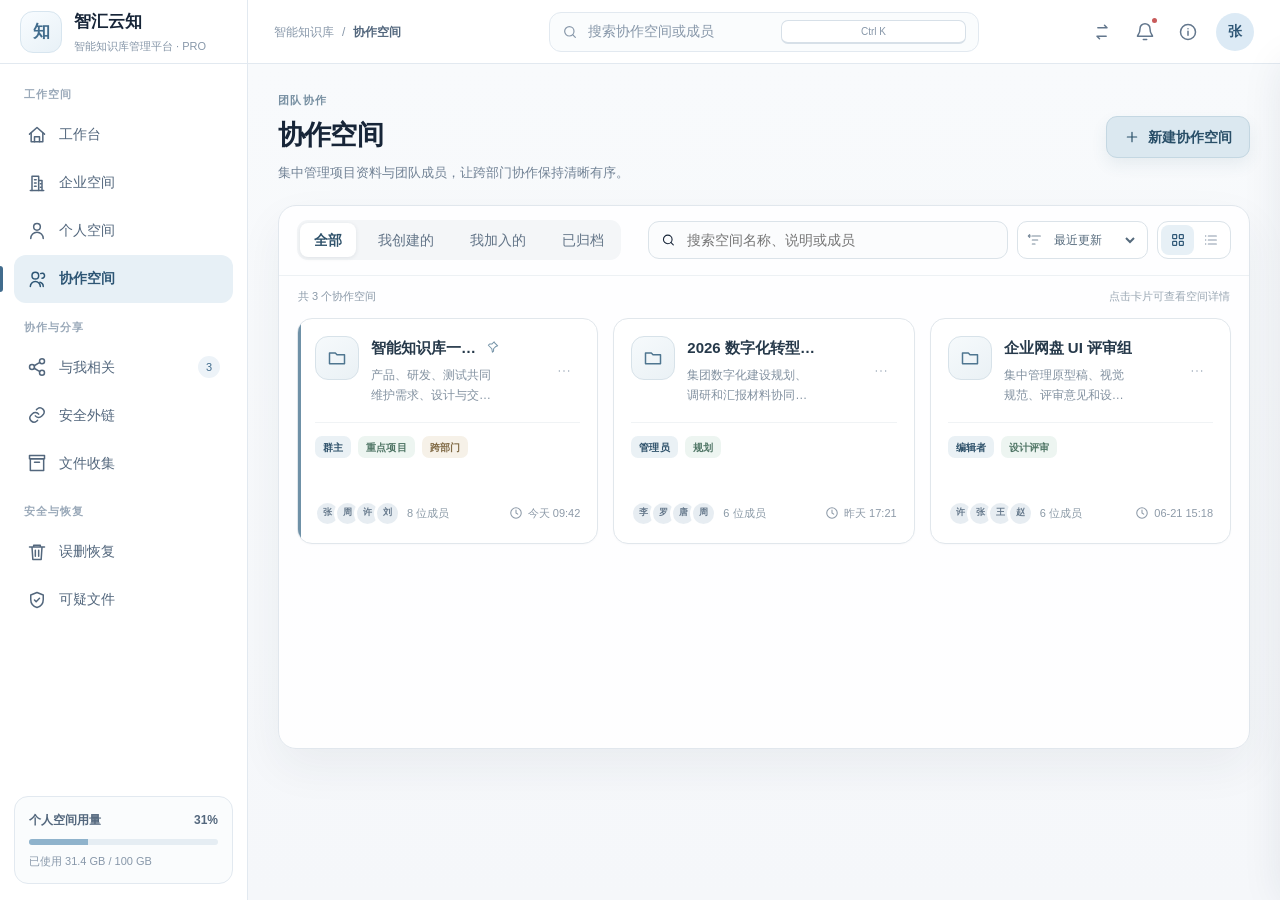
<file: collaboration-space/index.html>
<!doctype html>
<html lang="zh-CN">
<head>
  <meta charset="utf-8">
  <meta name="viewport" content="width=device-width,initial-scale=1">
  <meta http-equiv="refresh" content="0;url=v2.html">
  <title>协作空间 · 智汇云知</title>
  <script>location.replace('v2.html');</script>
</head>
<body>
  <p>正在打开协作空间，<a href="v2.html">点击这里继续</a>。</p>
</body>
</html>
</file>
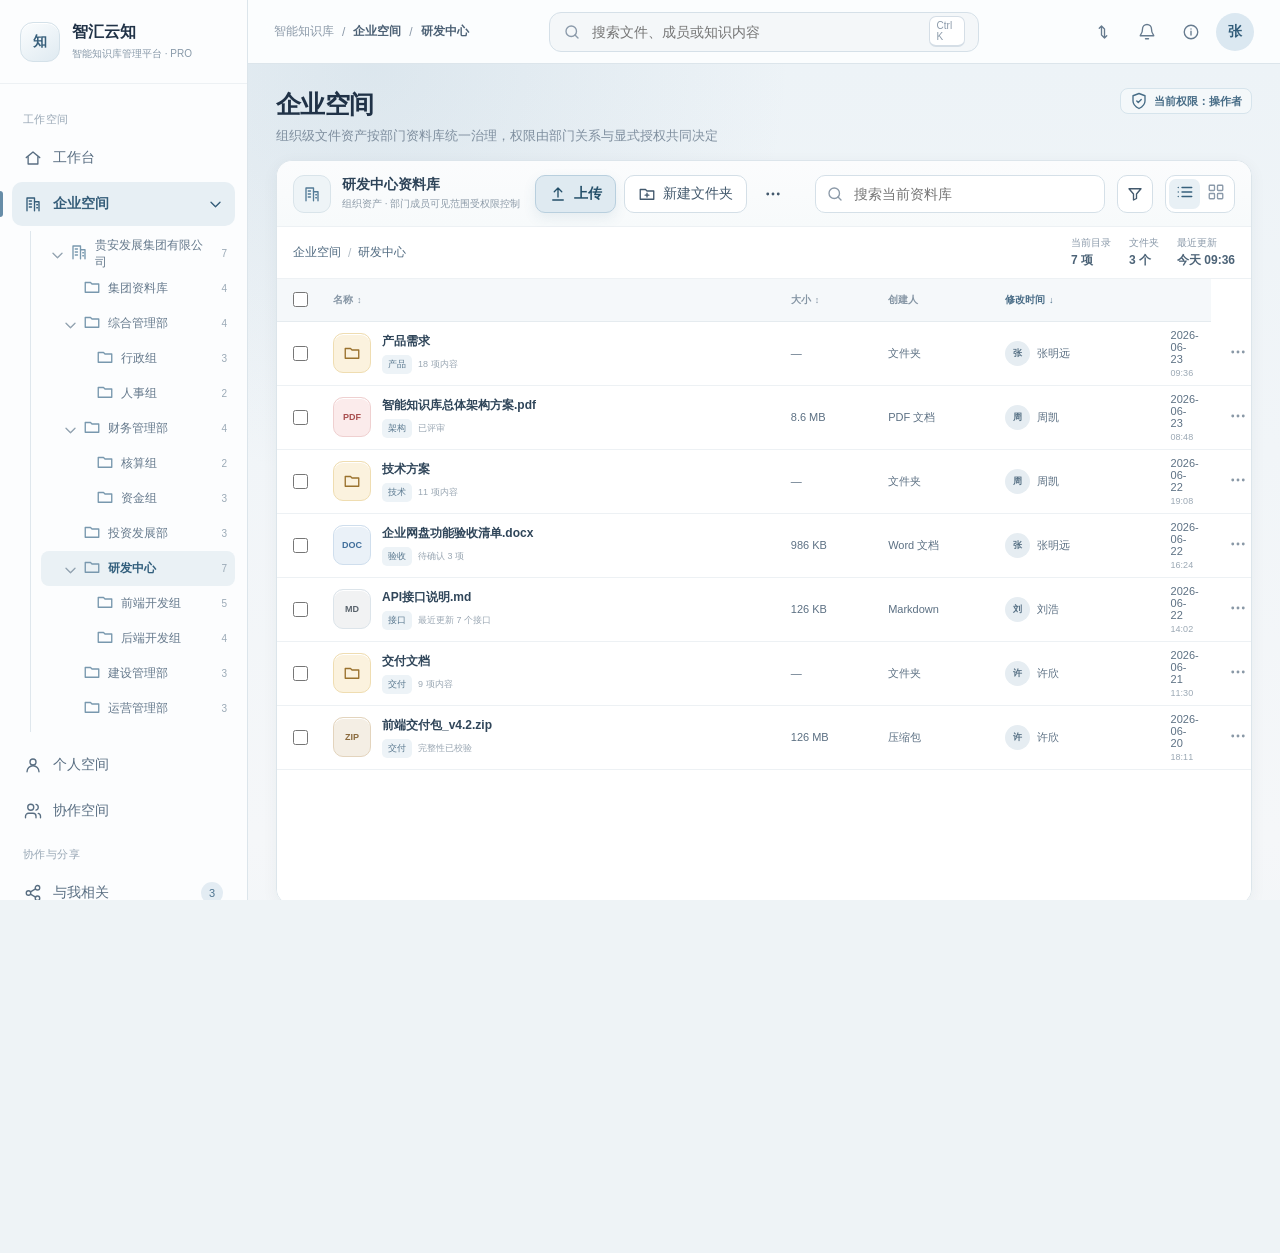
<file: enterprise.html>
<!doctype html>
<html lang="zh-CN">
<head>
<meta charset="utf-8">
<meta name="viewport" content="width=device-width,initial-scale=1">
<title>智汇云知｜企业空间</title>
<meta name="theme-color" content="#f3f6f8">
<style>html,body{margin:0;width:100%;height:100%;display:grid;place-items:center;background:#eef3f6;color:#5b7085;font-family:Inter,"PingFang SC","Microsoft YaHei",sans-serif}.loading{padding:22px 26px;border:1px solid #dce5eb;border-radius:14px;background:#fff;box-shadow:0 12px 30px rgba(31,52,72,.08)}</style>
</head>
<body><div class="loading">正在加载企业空间…</div>
<script src="enterprise-payload-1.js"></script>
<script src="enterprise-payload-2.js"></script>
<script src="enterprise-payload-3.js"></script>
<script src="enterprise-payload-4a.js"></script>
<script src="enterprise-payload-4b.js"></script>
<script>
(async()=>{try{const raw=atob(window.__enterprisePayload||'');const bytes=Uint8Array.from(raw,c=>c.charCodeAt(0));const stream=new Blob([bytes]).stream().pipeThrough(new DecompressionStream('gzip'));const html=await new Response(stream).text();document.open();document.write(html);document.close()}catch(err){console.error(err);document.body.innerHTML='<div class="loading">企业空间加载失败，请使用最新版 Edge 或 Chrome 浏览器。</div>'}})();
</script>
</body>
</html>
</file>
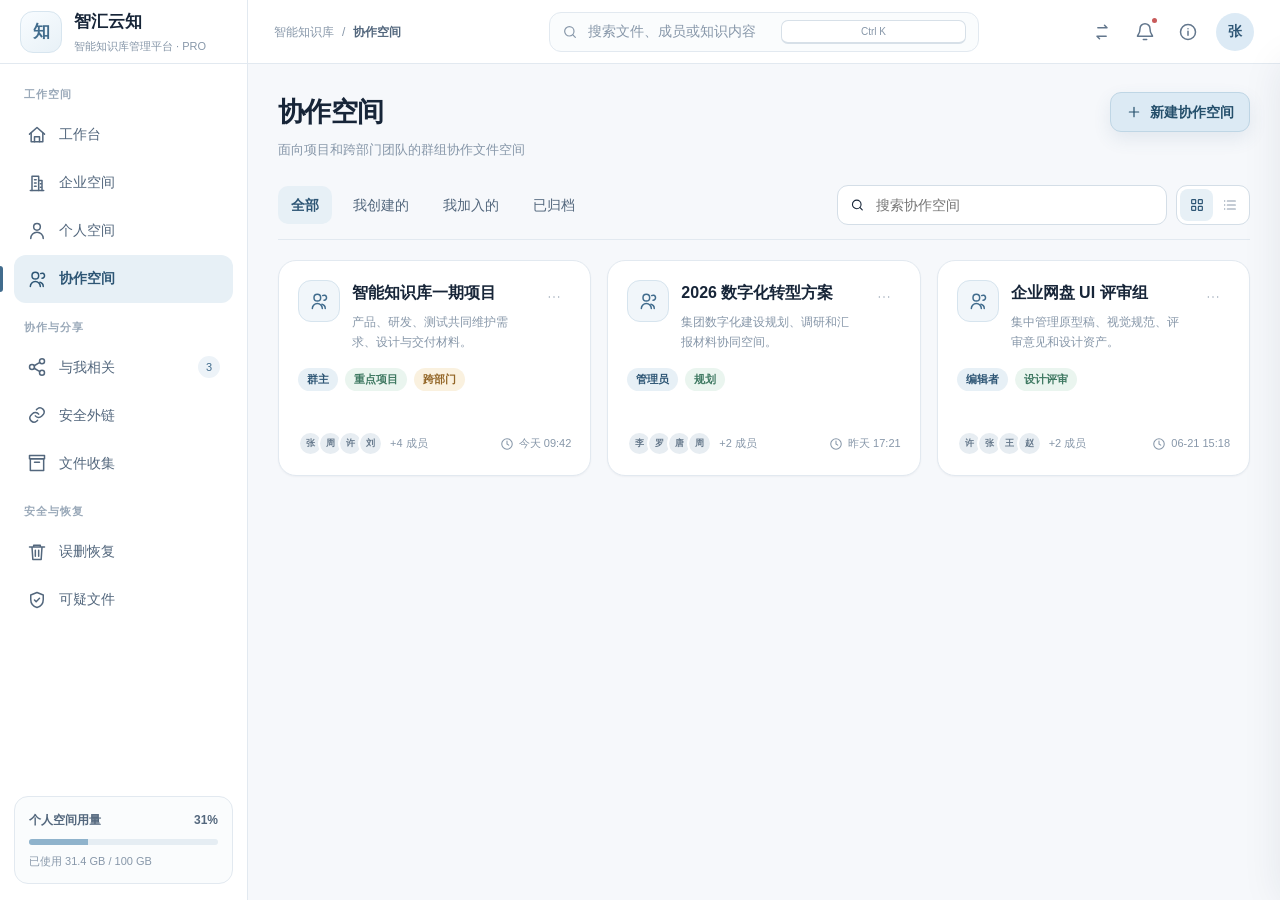
<file: collaboration-space/prototype.html>
<!doctype html>
<html lang="zh-CN">
<head>
  <meta charset="utf-8" />
  <meta name="viewport" content="width=device-width, initial-scale=1" />
  <meta name="description" content="智汇云知 · 协作空间交互原型" />
  <title>协作空间 · 智汇云知</title>
  <link rel="stylesheet" href="styles.css" />
</head>
<body>
  <svg width="0" height="0" aria-hidden="true" style="position:absolute">
    <symbol id="i-home" viewBox="0 0 24 24"><path d="m3 11 9-8 9 8"/><path d="M5 10v10h14V10"/><path d="M9 20v-6h6v6"/></symbol>
    <symbol id="i-building" viewBox="0 0 24 24"><path d="M4 21h16"/><path d="M6 21V4h8v17"/><path d="M14 9h4v12"/><path d="M9 8h2M9 12h2M9 16h2M16 13h1M16 17h1"/></symbol>
    <symbol id="i-user" viewBox="0 0 24 24"><circle cx="12" cy="7" r="4"/><path d="M4.5 21a7.5 7.5 0 0 1 15 0"/></symbol>
    <symbol id="i-users" viewBox="0 0 24 24"><path d="M16 21a6 6 0 0 0-12 0"/><circle cx="10" cy="8" r="4"/><path d="M18 11a3 3 0 1 0-1.6-5.5M19.5 21a5.2 5.2 0 0 0-4-5"/></symbol>
    <symbol id="i-share" viewBox="0 0 24 24"><circle cx="18" cy="5" r="3"/><circle cx="6" cy="12" r="3"/><circle cx="18" cy="19" r="3"/><path d="m8.6 10.5 6.8-4M8.6 13.5l6.8 4"/></symbol>
    <symbol id="i-link" viewBox="0 0 24 24"><path d="M10 13a5 5 0 0 0 7.5.5l2-2a5 5 0 0 0-7-7l-1.2 1.2"/><path d="M14 11a5 5 0 0 0-7.5-.5l-2 2a5 5 0 0 0 7 7l1.2-1.2"/></symbol>
    <symbol id="i-archive" viewBox="0 0 24 24"><path d="M4 7h16v14H4z"/><path d="M3 3h18v4H3zM9 11h6"/></symbol>
    <symbol id="i-trash" viewBox="0 0 24 24"><path d="M3 6h18M8 6V4h8v2M6 6l1 15h10l1-15M10 10v7M14 10v7"/></symbol>
    <symbol id="i-shield" viewBox="0 0 24 24"><path d="M12 3 4.5 6v5.5c0 4.7 3.1 8.3 7.5 9.5 4.4-1.2 7.5-4.8 7.5-9.5V6z"/><path d="m9 12 2 2 4-4"/></symbol>
    <symbol id="i-search" viewBox="0 0 24 24"><circle cx="11" cy="11" r="7"/><path d="m20 20-4-4"/></symbol>
    <symbol id="i-switch" viewBox="0 0 24 24"><path d="M7 7h11l-3-3M17 17H6l3 3"/></symbol>
    <symbol id="i-bell" viewBox="0 0 24 24"><path d="M18 8a6 6 0 0 0-12 0c0 7-3 7-3 9h18c0-2-3-2-3-9"/><path d="M10 21h4"/></symbol>
    <symbol id="i-info" viewBox="0 0 24 24"><circle cx="12" cy="12" r="9"/><path d="M12 11v5M12 8h.01"/></symbol>
    <symbol id="i-plus" viewBox="0 0 24 24"><path d="M12 5v14M5 12h14"/></symbol>
    <symbol id="i-more" viewBox="0 0 24 24"><circle cx="5" cy="12" r="1" fill="currentColor" stroke="none"/><circle cx="12" cy="12" r="1" fill="currentColor" stroke="none"/><circle cx="19" cy="12" r="1" fill="currentColor" stroke="none"/></symbol>
    <symbol id="i-clock" viewBox="0 0 24 24"><circle cx="12" cy="12" r="9"/><path d="M12 7v5l3 2"/></symbol>
    <symbol id="i-grid" viewBox="0 0 24 24"><rect x="4" y="4" width="6" height="6" rx="1"/><rect x="14" y="4" width="6" height="6" rx="1"/><rect x="4" y="14" width="6" height="6" rx="1"/><rect x="14" y="14" width="6" height="6" rx="1"/></symbol>
    <symbol id="i-list" viewBox="0 0 24 24"><path d="M8 6h12M8 12h12M8 18h12"/><circle cx="4" cy="6" r="1" fill="currentColor" stroke="none"/><circle cx="4" cy="12" r="1" fill="currentColor" stroke="none"/><circle cx="4" cy="18" r="1" fill="currentColor" stroke="none"/></symbol>
    <symbol id="i-edit" viewBox="0 0 24 24"><path d="m4 20 4.5-1 10-10a2.1 2.1 0 0 0-3-3l-10 10z"/><path d="m14 7 3 3"/></symbol>
    <symbol id="i-open" viewBox="0 0 24 24"><path d="M14 4h6v6M20 4l-9 9"/><path d="M18 13v6a1 1 0 0 1-1 1H5a1 1 0 0 1-1-1V7a1 1 0 0 1 1-1h6"/></symbol>
    <symbol id="i-close" viewBox="0 0 24 24"><path d="m6 6 12 12M18 6 6 18"/></symbol>
    <symbol id="i-check" viewBox="0 0 24 24"><path d="m6 12 4 4 8-8"/></symbol>
  </svg>

  <div class="app">
    <aside class="sidebar" aria-label="主导航">
      <div class="brand"><div class="brand-mark">知</div><div class="brand-copy"><div class="brand-name">智汇云知</div><div class="brand-meta">智能知识库管理平台 · PRO</div></div></div>
      <div class="sidebar-scroll">
        <section class="nav-section"><div class="nav-label">工作空间</div>
          <button class="nav-item"><svg class="icon"><use href="#i-home"/></svg><span>工作台</span></button>
          <button class="nav-item"><svg class="icon"><use href="#i-building"/></svg><span>企业空间</span></button>
          <button class="nav-item"><svg class="icon"><use href="#i-user"/></svg><span>个人空间</span></button>
          <button class="nav-item active" aria-current="page"><svg class="icon"><use href="#i-users"/></svg><span>协作空间</span></button>
        </section>
        <section class="nav-section"><div class="nav-label">协作与分享</div>
          <button class="nav-item"><svg class="icon"><use href="#i-share"/></svg><span>与我相关</span><span class="badge">3</span></button>
          <button class="nav-item"><svg class="icon"><use href="#i-link"/></svg><span>安全外链</span></button>
          <button class="nav-item"><svg class="icon"><use href="#i-archive"/></svg><span>文件收集</span></button>
        </section>
        <section class="nav-section"><div class="nav-label">安全与恢复</div>
          <button class="nav-item"><svg class="icon"><use href="#i-trash"/></svg><span>误删恢复</span></button>
          <button class="nav-item"><svg class="icon"><use href="#i-shield"/></svg><span>可疑文件</span></button>
        </section>
      </div>
      <div class="storage"><div class="storage-head"><span>个人空间用量</span><span>31%</span></div><div class="storage-track"><div class="storage-fill"></div></div><div class="storage-meta">已使用 31.4 GB / 100 GB</div></div>
    </aside>

    <div class="main-shell">
      <header class="topbar">
        <div class="breadcrumb"><span>智能知识库</span><span>/</span><strong>协作空间</strong></div>
        <button class="global-search" id="globalSearch" aria-label="打开全局搜索"><svg class="icon icon-sm"><use href="#i-search"/></svg><span>搜索文件、成员或知识内容</span><span class="kbd">Ctrl K</span></button>
        <div class="top-actions"><button class="icon-btn" aria-label="切换空间"><svg class="icon"><use href="#i-switch"/></svg></button><button class="icon-btn" aria-label="通知"><svg class="icon"><use href="#i-bell"/></svg><span class="dot"></span></button><button class="icon-btn" aria-label="帮助"><svg class="icon"><use href="#i-info"/></svg></button><button class="avatar-main" aria-label="用户菜单">张</button></div>
      </header>

      <main class="content"><div class="page">
        <div class="page-head"><div><h1 class="page-title">协作空间</h1><p class="page-desc">面向项目和跨部门团队的群组协作文件空间</p></div><button class="primary-btn" id="createSpaceBtn"><svg class="icon icon-sm"><use href="#i-plus"/></svg>新建协作空间</button></div>
        <div class="toolbar">
          <div class="tabs" role="tablist" aria-label="协作空间筛选"><button class="tab active" role="tab" aria-selected="true" data-filter="all">全部</button><button class="tab" role="tab" aria-selected="false" data-filter="created">我创建的</button><button class="tab" role="tab" aria-selected="false" data-filter="joined">我加入的</button><button class="tab" role="tab" aria-selected="false" data-filter="archived">已归档</button></div>
          <div class="toolbar-right"><label class="local-search"><svg class="icon icon-sm"><use href="#i-search"/></svg><input id="localSearchInput" type="search" placeholder="搜索协作空间" autocomplete="off" /></label><div class="view-toggle" aria-label="视图切换"><button class="view-btn active" data-view="grid" aria-label="卡片视图"><svg class="icon icon-sm"><use href="#i-grid"/></svg></button><button class="view-btn" data-view="list" aria-label="列表视图"><svg class="icon icon-sm"><use href="#i-list"/></svg></button></div></div>
        </div>
        <section class="workspace-region" aria-live="polite"><div class="grid" id="workspaceGrid"></div><div class="empty-state" id="emptyState"><div><div class="empty-illustration"><svg class="icon" style="width:32px;height:32px"><use href="#i-users"/></svg></div><h3 id="emptyTitle">没有找到协作空间</h3><p id="emptyDesc">换个关键词试试，或新建一个协作空间。</p><button class="secondary-btn" id="emptyCreateBtn"><svg class="icon icon-sm"><use href="#i-plus"/></svg>新建协作空间</button></div></div></section>
      </div></main>
    </div>
  </div>

  <div class="menu" id="cardMenu" role="menu"><button class="menu-item" data-action="open"><svg class="icon icon-sm"><use href="#i-open"/></svg>进入空间</button><button class="menu-item" data-action="rename"><svg class="icon icon-sm"><use href="#i-edit"/></svg>重命名</button><button class="menu-item" data-action="archive"><svg class="icon icon-sm"><use href="#i-archive"/></svg><span>归档空间</span></button><div class="menu-separator"></div><button class="menu-item danger" data-action="leave"><svg class="icon icon-sm"><use href="#i-close"/></svg>退出空间</button></div>
  <div class="backdrop" id="backdrop"></div>
  <section class="modal" id="createModal" role="dialog" aria-modal="true" aria-labelledby="createModalTitle"><div class="modal-head"><div><h2 id="createModalTitle">新建协作空间</h2><p>创建后可继续邀请成员并配置空间权限。</p></div><button class="modal-close" id="closeModalBtn" aria-label="关闭"><svg class="icon icon-sm"><use href="#i-close"/></svg></button></div><form id="createForm"><div class="modal-body"><div class="field"><label for="spaceName">空间名称 <span>*</span></label><input class="input" id="spaceName" maxlength="30" required placeholder="例如：2026 年度数字化专项" /><div class="field-hint"><span>名称应便于团队成员识别</span><span id="nameCount">0 / 30</span></div></div><div class="field"><label for="spaceDescription">空间说明</label><textarea class="textarea" id="spaceDescription" maxlength="120" placeholder="说明空间的用途、协作范围或资料类型"></textarea><div class="field-hint"><span>可稍后补充</span><span id="descCount">0 / 120</span></div></div><div class="field"><label for="inviteInput">邀请成员</label><div class="invite-box" id="inviteBox"><span class="invite-chip">张蕾 <button type="button" aria-label="移除张蕾" style="border:0;background:transparent;padding:0;color:inherit;cursor:pointer">×</button></span><input id="inviteInput" placeholder="输入姓名或邮箱，按回车添加" /></div><div class="field-hint"><span>成员可在创建后继续添加</span></div></div></div><div class="modal-foot"><button type="button" class="secondary-btn" id="cancelCreateBtn">取消</button><button type="submit" class="primary-btn">创建空间</button></div></form></section>

  <aside class="drawer" id="detailDrawer" aria-label="协作空间详情"><div class="drawer-head"><div class="space-icon"><svg class="icon"><use href="#i-users"/></svg></div><div class="drawer-title"><h2 id="drawerName">空间名称</h2><p id="drawerDesc">空间说明</p></div><button class="modal-close" id="closeDrawerBtn" aria-label="关闭详情"><svg class="icon icon-sm"><use href="#i-close"/></svg></button></div><div class="drawer-body"><section class="drawer-section"><h3>空间信息</h3><div class="info-list"><div class="info-row"><span>我的角色</span><strong id="drawerRole">群主</strong></div><div class="info-row"><span>成员</span><strong id="drawerMemberCount">8 人</strong></div><div class="info-row"><span>最近更新</span><strong id="drawerTime">今天 09:42</strong></div></div></section><section class="drawer-section"><h3>成员预览</h3><div class="member-list" id="drawerMembers"></div></section></div><div class="drawer-foot"><button class="secondary-btn" id="drawerManageBtn">成员管理</button><button class="primary-btn" id="drawerOpenBtn">进入空间</button></div></aside>

  <section class="search-panel" id="searchPanel" role="dialog" aria-modal="true" aria-label="全局搜索"><div class="search-panel-head"><svg class="icon"><use href="#i-search"/></svg><input id="globalSearchInput" placeholder="搜索文件、成员或知识内容" /><span class="kbd">Esc</span></div><div class="search-results" id="globalSearchResults"></div><div class="search-help">输入关键词查找协作空间；按 Esc 关闭</div></section>
  <div class="toast-stack" id="toastStack" aria-live="polite"></div>
  <script src="app.js"></script>
</body>
</html>
</file>
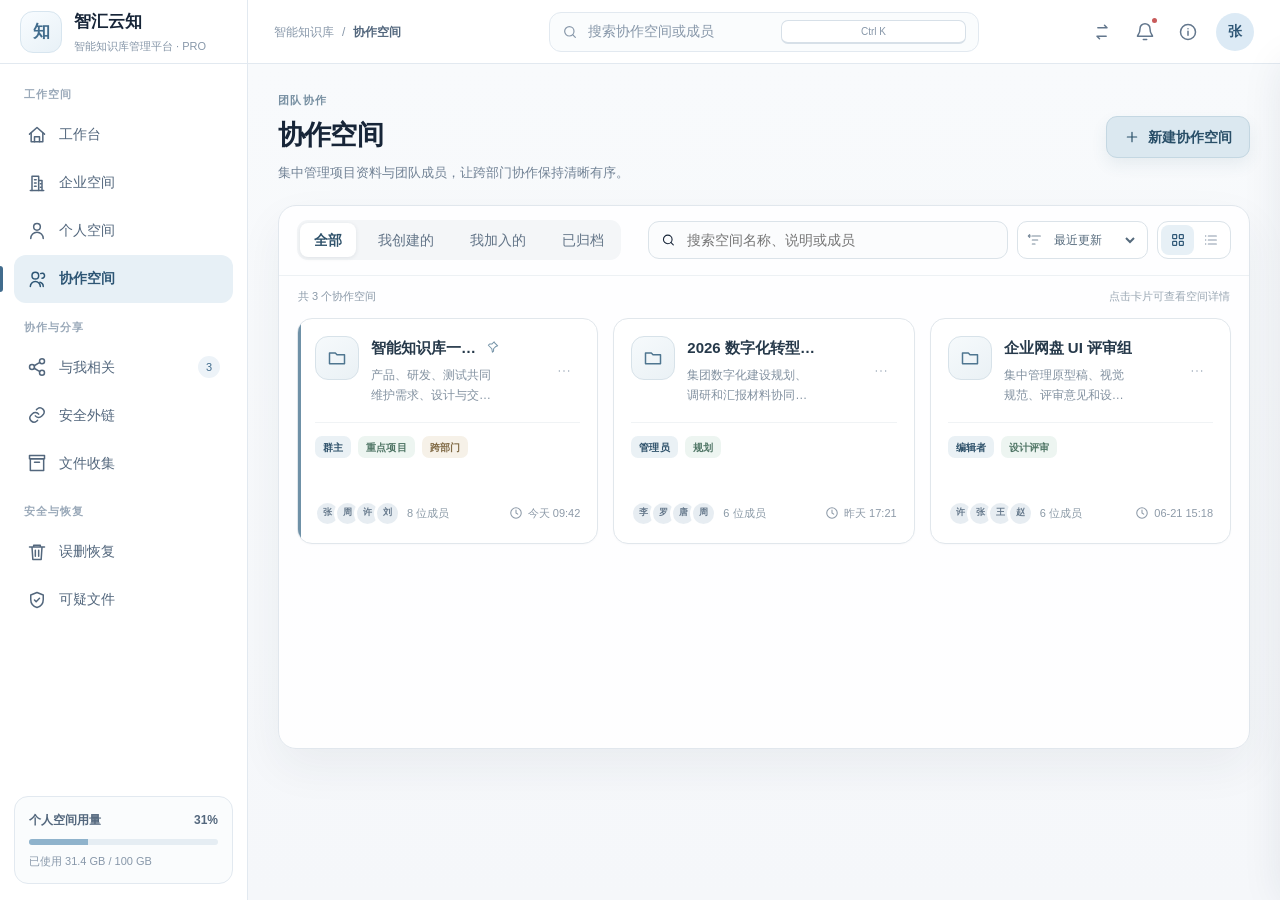
<file: collaboration-space/v2.html>
<!doctype html>
<html lang="zh-CN">
<head>
  <meta charset="utf-8">
  <meta name="viewport" content="width=device-width,initial-scale=1">
  <meta name="description" content="智汇云知协作空间交互原型">
  <title>协作空间 · 智汇云知</title>
  <link rel="stylesheet" href="styles.css">
  <link rel="stylesheet" href="v2.css">
</head>
<body>
  <svg width="0" height="0" aria-hidden="true" class="sprite">
    <symbol id="i-home" viewBox="0 0 24 24"><path d="m3 11 9-8 9 8"/><path d="M5 10v10h14V10"/><path d="M9 20v-6h6v6"/></symbol>
    <symbol id="i-building" viewBox="0 0 24 24"><path d="M4 21h16"/><path d="M6 21V4h8v17"/><path d="M14 9h4v12"/><path d="M9 8h2M9 12h2M9 16h2M16 13h1M16 17h1"/></symbol>
    <symbol id="i-user" viewBox="0 0 24 24"><circle cx="12" cy="7" r="4"/><path d="M4.5 21a7.5 7.5 0 0 1 15 0"/></symbol>
    <symbol id="i-users" viewBox="0 0 24 24"><path d="M16 21a6 6 0 0 0-12 0"/><circle cx="10" cy="8" r="4"/><path d="M18 11a3 3 0 1 0-1.6-5.5M19.5 21a5.2 5.2 0 0 0-4-5"/></symbol>
    <symbol id="i-share" viewBox="0 0 24 24"><circle cx="18" cy="5" r="3"/><circle cx="6" cy="12" r="3"/><circle cx="18" cy="19" r="3"/><path d="m8.6 10.5 6.8-4M8.6 13.5l6.8 4"/></symbol>
    <symbol id="i-link" viewBox="0 0 24 24"><path d="M10 13a5 5 0 0 0 7.5.5l2-2a5 5 0 0 0-7-7l-1.2 1.2"/><path d="M14 11a5 5 0 0 0-7.5-.5l-2 2a5 5 0 0 0 7 7l1.2-1.2"/></symbol>
    <symbol id="i-archive" viewBox="0 0 24 24"><path d="M4 7h16v14H4z"/><path d="M3 3h18v4H3zM9 11h6"/></symbol>
    <symbol id="i-trash" viewBox="0 0 24 24"><path d="M3 6h18M8 6V4h8v2M6 6l1 15h10l1-15M10 10v7M14 10v7"/></symbol>
    <symbol id="i-shield" viewBox="0 0 24 24"><path d="M12 3 4.5 6v5.5c0 4.7 3.1 8.3 7.5 9.5 4.4-1.2 7.5-4.8 7.5-9.5V6z"/><path d="m9 12 2 2 4-4"/></symbol>
    <symbol id="i-search" viewBox="0 0 24 24"><circle cx="11" cy="11" r="7"/><path d="m20 20-4-4"/></symbol>
    <symbol id="i-switch" viewBox="0 0 24 24"><path d="M7 7h11l-3-3M17 17H6l3 3"/></symbol>
    <symbol id="i-bell" viewBox="0 0 24 24"><path d="M18 8a6 6 0 0 0-12 0c0 7-3 7-3 9h18c0-2-3-2-3-9"/><path d="M10 21h4"/></symbol>
    <symbol id="i-info" viewBox="0 0 24 24"><circle cx="12" cy="12" r="9"/><path d="M12 11v5M12 8h.01"/></symbol>
    <symbol id="i-plus" viewBox="0 0 24 24"><path d="M12 5v14M5 12h14"/></symbol>
    <symbol id="i-more" viewBox="0 0 24 24"><circle cx="5" cy="12" r="1" fill="currentColor" stroke="none"/><circle cx="12" cy="12" r="1" fill="currentColor" stroke="none"/><circle cx="19" cy="12" r="1" fill="currentColor" stroke="none"/></symbol>
    <symbol id="i-clock" viewBox="0 0 24 24"><circle cx="12" cy="12" r="9"/><path d="M12 7v5l3 2"/></symbol>
    <symbol id="i-grid" viewBox="0 0 24 24"><rect x="4" y="4" width="6" height="6" rx="1"/><rect x="14" y="4" width="6" height="6" rx="1"/><rect x="4" y="14" width="6" height="6" rx="1"/><rect x="14" y="14" width="6" height="6" rx="1"/></symbol>
    <symbol id="i-list" viewBox="0 0 24 24"><path d="M8 6h12M8 12h12M8 18h12"/><circle cx="4" cy="6" r="1" fill="currentColor" stroke="none"/><circle cx="4" cy="12" r="1" fill="currentColor" stroke="none"/><circle cx="4" cy="18" r="1" fill="currentColor" stroke="none"/></symbol>
    <symbol id="i-edit" viewBox="0 0 24 24"><path d="m4 20 4.5-1 10-10a2.1 2.1 0 0 0-3-3l-10 10z"/><path d="m14 7 3 3"/></symbol>
    <symbol id="i-open" viewBox="0 0 24 24"><path d="M14 4h6v6M20 4l-9 9"/><path d="M18 13v6a1 1 0 0 1-1 1H5a1 1 0 0 1-1-1V7a1 1 0 0 1 1-1h6"/></symbol>
    <symbol id="i-close" viewBox="0 0 24 24"><path d="m6 6 12 12M18 6 6 18"/></symbol>
    <symbol id="i-check" viewBox="0 0 24 24"><path d="m6 12 4 4 8-8"/></symbol>
    <symbol id="i-chevron" viewBox="0 0 24 24"><path d="m9 18 6-6-6-6"/></symbol>
    <symbol id="i-sort" viewBox="0 0 24 24"><path d="M8 6h12M8 12h8M8 18h4"/><path d="m4 4-2 2 2 2M2 6h4"/></symbol>
    <symbol id="i-pin" viewBox="0 0 24 24"><path d="m14 4 6 6-3 1-4 4v4l-2 2-1-6-6-6 2-2h4l4-4z"/></symbol>
    <symbol id="i-log-out" viewBox="0 0 24 24"><path d="M10 4H5a2 2 0 0 0-2 2v12a2 2 0 0 0 2 2h5"/><path d="m16 17 5-5-5-5M21 12H9"/></symbol>
    <symbol id="i-folder" viewBox="0 0 24 24"><path d="M3 6h7l2 2h9v11H3z"/></symbol>
    <symbol id="i-x-circle" viewBox="0 0 24 24"><circle cx="12" cy="12" r="9"/><path d="m9 9 6 6M15 9l-6 6"/></symbol>
  </svg>

  <div class="app">
    <aside class="sidebar" aria-label="主导航">
      <div class="brand"><div class="brand-mark">知</div><div class="brand-copy"><div class="brand-name">智汇云知</div><div class="brand-meta">智能知识库管理平台 · PRO</div></div></div>
      <div class="sidebar-scroll">
        <section class="nav-section"><div class="nav-label">工作空间</div>
          <button class="nav-item"><svg class="icon"><use href="#i-home"/></svg><span>工作台</span></button>
          <button class="nav-item"><svg class="icon"><use href="#i-building"/></svg><span>企业空间</span></button>
          <button class="nav-item"><svg class="icon"><use href="#i-user"/></svg><span>个人空间</span></button>
          <button class="nav-item active" aria-current="page"><svg class="icon"><use href="#i-users"/></svg><span>协作空间</span></button>
        </section>
        <section class="nav-section"><div class="nav-label">协作与分享</div>
          <button class="nav-item"><svg class="icon"><use href="#i-share"/></svg><span>与我相关</span><span class="badge">3</span></button>
          <button class="nav-item"><svg class="icon"><use href="#i-link"/></svg><span>安全外链</span></button>
          <button class="nav-item"><svg class="icon"><use href="#i-archive"/></svg><span>文件收集</span></button>
        </section>
        <section class="nav-section"><div class="nav-label">安全与恢复</div>
          <button class="nav-item"><svg class="icon"><use href="#i-trash"/></svg><span>误删恢复</span></button>
          <button class="nav-item"><svg class="icon"><use href="#i-shield"/></svg><span>可疑文件</span></button>
        </section>
      </div>
      <div class="storage"><div class="storage-head"><span>个人空间用量</span><span>31%</span></div><div class="storage-track"><div class="storage-fill"></div></div><div class="storage-meta">已使用 31.4 GB / 100 GB</div></div>
    </aside>

    <div class="main-shell">
      <header class="topbar">
        <div class="breadcrumb"><span>智能知识库</span><span>/</span><strong>协作空间</strong></div>
        <button class="global-search" id="globalSearch" aria-label="打开全局搜索"><svg class="icon icon-sm"><use href="#i-search"/></svg><span>搜索协作空间或成员</span><span class="kbd">Ctrl K</span></button>
        <div class="top-actions"><button class="icon-btn" aria-label="切换空间"><svg class="icon"><use href="#i-switch"/></svg></button><button class="icon-btn" aria-label="通知"><svg class="icon"><use href="#i-bell"/></svg><span class="dot"></span></button><button class="icon-btn" aria-label="帮助"><svg class="icon"><use href="#i-info"/></svg></button><button class="avatar-main" aria-label="用户菜单">张</button></div>
      </header>

      <main class="content">
        <div class="page collab-page">
          <div class="page-head collab-head">
            <div><div class="eyebrow">团队协作</div><h1 class="page-title">协作空间</h1><p class="page-desc">集中管理项目资料与团队成员，让跨部门协作保持清晰有序。</p></div>
            <button class="primary-btn create-button" id="createSpaceBtn"><svg class="icon icon-sm"><use href="#i-plus"/></svg>新建协作空间</button>
          </div>

          <section class="workspace-panel">
            <div class="workspace-toolbar">
              <div class="tabs" role="tablist" aria-label="协作空间筛选">
                <button class="tab active" role="tab" aria-selected="true" data-filter="all">全部</button>
                <button class="tab" role="tab" aria-selected="false" data-filter="created">我创建的</button>
                <button class="tab" role="tab" aria-selected="false" data-filter="joined">我加入的</button>
                <button class="tab" role="tab" aria-selected="false" data-filter="archived">已归档</button>
              </div>
              <div class="toolbar-right">
                <label class="local-search"><svg class="icon icon-sm"><use href="#i-search"/></svg><input id="localSearchInput" type="search" placeholder="搜索空间名称、说明或成员" autocomplete="off"><button type="button" class="search-clear" id="searchClear" aria-label="清除搜索"><svg class="icon icon-sm"><use href="#i-x-circle"/></svg></button></label>
                <label class="sort-control"><svg class="icon icon-sm"><use href="#i-sort"/></svg><select id="sortSelect" aria-label="排序方式"><option value="recent">最近更新</option><option value="name">名称排序</option><option value="members">成员数量</option></select></label>
                <div class="view-toggle" aria-label="视图切换"><button class="view-btn active" data-view="grid" aria-label="卡片视图"><svg class="icon icon-sm"><use href="#i-grid"/></svg></button><button class="view-btn" data-view="list" aria-label="列表视图"><svg class="icon icon-sm"><use href="#i-list"/></svg></button></div>
              </div>
            </div>
            <div class="result-meta"><span id="resultCount">共 0 个协作空间</span><span class="result-hint">点击卡片可查看空间详情</span></div>
            <section class="workspace-region" aria-live="polite"><div class="grid" id="workspaceGrid"></div><div class="empty-state" id="emptyState"><div><div class="empty-illustration"><svg class="icon"><use href="#i-users"/></svg></div><h3 id="emptyTitle">没有找到协作空间</h3><p id="emptyDesc">换个关键词试试，或新建一个协作空间。</p><button class="secondary-btn" id="emptyCreateBtn"><svg class="icon icon-sm"><use href="#i-plus"/></svg>新建协作空间</button></div></div></section>
          </section>
        </div>
      </main>
    </div>
  </div>

  <div class="menu" id="cardMenu" role="menu">
    <button class="menu-item" data-action="open"><svg class="icon icon-sm"><use href="#i-open"/></svg>进入空间</button>
    <button class="menu-item" data-action="pin"><svg class="icon icon-sm"><use href="#i-pin"/></svg><span>置顶空间</span></button>
    <button class="menu-item" data-action="rename"><svg class="icon icon-sm"><use href="#i-edit"/></svg>重命名</button>
    <button class="menu-item" data-action="archive"><svg class="icon icon-sm"><use href="#i-archive"/></svg><span>归档空间</span></button>
    <div class="menu-separator"></div>
    <button class="menu-item danger" data-action="leave"><svg class="icon icon-sm"><use href="#i-log-out"/></svg>退出空间</button>
  </div>

  <div class="backdrop" id="backdrop"></div>

  <section class="modal" id="createModal" role="dialog" aria-modal="true" aria-labelledby="createModalTitle">
    <div class="modal-head"><div><h2 id="createModalTitle">新建协作空间</h2><p>先创建基础空间，之后可继续维护成员和权限。</p></div><button class="modal-close" id="closeModalBtn" aria-label="关闭"><svg class="icon icon-sm"><use href="#i-close"/></svg></button></div>
    <form id="createForm"><div class="modal-body">
      <div class="field"><label for="spaceName">空间名称 <span class="required">*</span></label><input class="input" id="spaceName" maxlength="30" required placeholder="例如：2026 年度数字化专项"><div class="field-hint"><span>名称应便于成员快速识别</span><span id="nameCount">0 / 30</span></div></div>
      <div class="field"><label for="spaceDescription">空间说明</label><textarea class="textarea" id="spaceDescription" maxlength="120" placeholder="说明空间用途、协作范围或资料类型"></textarea><div class="field-hint"><span>建议控制在两行以内</span><span id="descCount">0 / 120</span></div></div>
      <div class="field"><label for="inviteInput">邀请成员</label><div class="invite-box" id="inviteBox"><input id="inviteInput" placeholder="输入姓名，按回车添加"></div><div class="field-hint"><span>可暂不邀请，创建后再添加</span></div></div>
    </div><div class="modal-foot"><button type="button" class="secondary-btn" id="cancelCreateBtn">取消</button><button type="submit" class="primary-btn">创建空间</button></div></form>
  </section>

  <section class="modal compact-modal" id="renameModal" role="dialog" aria-modal="true" aria-labelledby="renameModalTitle">
    <div class="modal-head"><div><h2 id="renameModalTitle">重命名协作空间</h2><p>修改后会立即显示在空间列表中。</p></div><button class="modal-close" id="closeRenameBtn" aria-label="关闭"><svg class="icon icon-sm"><use href="#i-close"/></svg></button></div>
    <form id="renameForm"><div class="modal-body"><div class="field"><label for="renameInput">空间名称</label><input class="input" id="renameInput" maxlength="30" required></div></div><div class="modal-foot"><button type="button" class="secondary-btn" id="cancelRenameBtn">取消</button><button type="submit" class="primary-btn">保存</button></div></form>
  </section>

  <section class="modal compact-modal" id="confirmModal" role="dialog" aria-modal="true" aria-labelledby="confirmTitle">
    <div class="modal-head"><div><h2 id="confirmTitle">确认操作</h2><p id="confirmDesc"></p></div><button class="modal-close" id="closeConfirmBtn" aria-label="关闭"><svg class="icon icon-sm"><use href="#i-close"/></svg></button></div>
    <div class="modal-foot"><button type="button" class="secondary-btn" id="cancelConfirmBtn">取消</button><button type="button" class="primary-btn danger-button" id="confirmActionBtn">确认</button></div>
  </section>

  <aside class="drawer" id="detailDrawer" aria-label="协作空间详情">
    <div class="drawer-head"><div class="space-icon drawer-icon"><svg class="icon"><use href="#i-folder"/></svg></div><div class="drawer-title"><div class="drawer-kicker" id="drawerRole">群主</div><h2 id="drawerName">空间名称</h2><p id="drawerDesc">空间说明</p></div><button class="modal-close" id="closeDrawerBtn" aria-label="关闭详情"><svg class="icon icon-sm"><use href="#i-close"/></svg></button></div>
    <div class="drawer-body"><section class="drawer-section"><h3>空间概览</h3><div class="info-list"><div class="info-row"><span>成员数量</span><strong id="drawerMemberCount">0 人</strong></div><div class="info-row"><span>最近更新</span><strong id="drawerTime">—</strong></div><div class="info-row"><span>创建人</span><strong id="drawerOwner">—</strong></div></div></section><section class="drawer-section"><div class="drawer-section-title"><h3>成员预览</h3><span id="drawerMemberHint"></span></div><div class="member-list" id="drawerMembers"></div></section></div>
    <div class="drawer-foot"><button class="secondary-btn" id="drawerManageBtn">成员管理</button><button class="primary-btn" id="drawerOpenBtn">进入空间<svg class="icon icon-sm"><use href="#i-chevron"/></svg></button></div>
  </aside>

  <section class="search-panel" id="searchPanel" role="dialog" aria-modal="true" aria-label="全局搜索"><div class="search-panel-head"><svg class="icon"><use href="#i-search"/></svg><input id="globalSearchInput" placeholder="搜索协作空间或成员"><span class="kbd">Esc</span></div><div class="search-results" id="globalSearchResults"></div><div class="search-help">输入关键词查找协作空间；按 Esc 关闭</div></section>
  <div class="toast-stack" id="toastStack" aria-live="polite"></div>
  <script src="v2.js"></script>
</body>
</html>
</file>
<file: collaboration-space/styles.css>
:root {
  --bg: #f6f8fb;
  --surface: #fff;
  --soft: #f8fafc;
  --line: #e2e9f0;
  --line-strong: #d4dee7;
  --text: #172538;
  --text-2: #53677d;
  --text-3: #8797a9;
  --accent: #416c8d;
  --accent-strong: #2e5675;
  --accent-soft: #e7f0f6;
  --green: #3f7962;
  --green-soft: #eaf5ef;
  --amber: #936627;
  --amber-soft: #faf1df;
  --danger: #ae4a4a;
  --shadow: 0 16px 36px rgba(31, 52, 72, .09);
  --sidebar: 248px;
  --topbar: 64px;
}

* { box-sizing: border-box; }
html, body { height: 100%; }
body {
  margin: 0;
  overflow: hidden;
  color: var(--text);
  background: var(--bg);
  font: 14px/1.5 Inter, -apple-system, BlinkMacSystemFont, "Segoe UI", "PingFang SC", "Microsoft YaHei", sans-serif;
  -webkit-font-smoothing: antialiased;
}
button, input, textarea { font: inherit; }
button { color: inherit; }
svg { display: block; }
.icon { width: 20px; height: 20px; fill: none; stroke: currentColor; stroke-width: 1.8; stroke-linecap: round; stroke-linejoin: round; }
.icon-sm { width: 16px; height: 16px; }
.icon-xs { width: 14px; height: 14px; }

.app { height: 100%; display: grid; grid-template-columns: var(--sidebar) 1fr; }
.sidebar { display: flex; min-width: 0; flex-direction: column; background: var(--surface); border-right: 1px solid var(--line); }
.brand { height: var(--topbar); display: flex; align-items: center; gap: 12px; padding: 0 20px; border-bottom: 1px solid var(--line); }
.brand-mark { width: 42px; height: 42px; display: grid; place-items: center; border: 1px solid #d7e5ef; border-radius: 13px; background: linear-gradient(145deg, #f8fcff, #e8f1f7); color: var(--accent); font-size: 17px; font-weight: 800; }
.brand-name { font-size: 17px; font-weight: 760; }
.brand-meta { margin-top: 3px; color: var(--text-3); font-size: 11px; }
.sidebar-scroll { flex: 1; min-height: 0; overflow: auto; padding: 22px 14px; }
.nav-section + .nav-section { margin-top: 16px; }
.nav-label { padding: 0 10px 8px; color: #9aa9b9; font-size: 11px; font-weight: 700; letter-spacing: .08em; }
.nav-item { position: relative; width: 100%; height: 48px; display: flex; align-items: center; gap: 12px; padding: 0 13px; border: 0; border-radius: 12px; background: transparent; color: var(--text-2); cursor: pointer; text-align: left; transition: .18s; }
.nav-item:hover { background: #f4f7fa; color: var(--text); }
.nav-item.active { background: var(--accent-soft); color: var(--accent-strong); font-weight: 750; }
.nav-item.active::before { content: ""; position: absolute; left: -14px; width: 3px; height: 26px; border-radius: 0 4px 4px 0; background: var(--accent); }
.badge { margin-left: auto; min-width: 22px; height: 22px; display: grid; place-items: center; padding: 0 7px; border-radius: 999px; background: #edf3f8; color: var(--accent); font-size: 11px; }
.storage { margin: 0 14px 16px; padding: 14px; border: 1px solid var(--line); border-radius: 14px; background: #fafcfd; }
.storage-head { display: flex; justify-content: space-between; color: var(--text-2); font-size: 12px; font-weight: 700; }
.storage-track { height: 6px; margin-top: 10px; overflow: hidden; border-radius: 999px; background: #e5edf3; }
.storage-fill { width: 31%; height: 100%; background: #8fb3cc; }
.storage-meta { margin-top: 8px; color: var(--text-3); font-size: 11px; }

.main-shell { min-width: 0; display: flex; flex-direction: column; }
.topbar { height: var(--topbar); display: grid; grid-template-columns: 1fr minmax(320px, 430px) 1fr; align-items: center; gap: 24px; padding: 0 26px; border-bottom: 1px solid var(--line); background: rgba(255, 255, 255, .95); backdrop-filter: blur(14px); z-index: 10; }
.breadcrumb { display: flex; gap: 8px; color: var(--text-3); font-size: 12px; }
.breadcrumb strong { color: var(--text-2); }
.global-search { height: 40px; display: flex; align-items: center; gap: 10px; padding: 0 12px; border: 1px solid var(--line); border-radius: 12px; background: #fafcfd; color: var(--text-3); cursor: pointer; }
.global-search span { flex: 1; text-align: left; }
.kbd { min-width: 42px; height: 24px; display: grid; place-items: center; border: 1px solid #d7e0e8; border-bottom-width: 2px; border-radius: 7px; background: #fff; font-size: 10px; }
.top-actions { justify-self: end; display: flex; align-items: center; gap: 5px; }
.icon-btn, .avatar-main { width: 38px; height: 38px; display: grid; place-items: center; border: 1px solid transparent; border-radius: 11px; background: transparent; color: #63778d; cursor: pointer; }
.icon-btn:hover { background: #f4f7fa; border-color: var(--line); }
.avatar-main { margin-left: 4px; border-radius: 50%; background: #dceaf5; color: var(--accent-strong); font-weight: 800; }
.dot { position: absolute; width: 5px; height: 5px; margin: -22px 0 0 18px; border-radius: 50%; background: #c85a5a; }

.content { flex: 1; min-height: 0; overflow: auto; padding: 28px 30px 44px; }
.page { width: min(1360px, 100%); margin: auto; }
.page-head { display: flex; align-items: flex-start; justify-content: space-between; gap: 20px; }
.page-title { margin: 0; font-size: 27px; letter-spacing: -.02em; }
.page-desc { margin: 7px 0 0; color: var(--text-3); font-size: 13px; }
.primary-btn, .secondary-btn, .ghost-btn { height: 40px; display: inline-flex; align-items: center; justify-content: center; gap: 8px; padding: 0 15px; border-radius: 11px; font-weight: 750; cursor: pointer; transition: .18s; }
.primary-btn { border: 1px solid #bfd6e5; background: #dceaf4; color: #244f6b; box-shadow: 0 7px 18px rgba(62, 104, 133, .11); }
.primary-btn:hover { background: #cee1ed; transform: translateY(-1px); }
.secondary-btn { border: 1px solid #d6e0e8; background: #fff; color: var(--text-2); }
.secondary-btn:hover { background: #f7f9fb; }
.ghost-btn { border: 0; background: transparent; color: var(--text-2); }

.toolbar { margin-top: 26px; padding-bottom: 14px; display: flex; align-items: center; justify-content: space-between; gap: 20px; border-bottom: 1px solid var(--line); }
.tabs { display: flex; gap: 8px; }
.tab { height: 38px; padding: 0 13px; border: 0; border-radius: 10px; background: transparent; color: var(--text-2); cursor: pointer; }
.tab:hover { background: #f1f5f8; }
.tab.active { background: var(--accent-soft); color: var(--accent-strong); font-weight: 750; }
.toolbar-right { display: flex; gap: 9px; }
.local-search { width: min(330px, 34vw); height: 40px; display: flex; align-items: center; gap: 9px; padding: 0 12px; border: 1px solid var(--line-strong); border-radius: 11px; background: #fff; }
.local-search:focus-within { border-color: #99b7ca; box-shadow: 0 0 0 3px rgba(76, 120, 153, .1); }
.local-search input { width: 100%; border: 0; outline: 0; background: transparent; }
.view-toggle { height: 40px; display: flex; padding: 3px; border: 1px solid var(--line-strong); border-radius: 11px; background: #fff; }
.view-btn { width: 33px; display: grid; place-items: center; border: 0; border-radius: 8px; background: transparent; color: #8b9aab; cursor: pointer; }
.view-btn.active { background: var(--accent-soft); color: var(--accent-strong); }

.workspace-region { padding-top: 20px; }
.grid { display: grid; grid-template-columns: repeat(3, minmax(260px, 1fr)); gap: 16px; }
.grid.list-view { grid-template-columns: 1fr; }
.space-card { min-height: 216px; padding: 19px; display: flex; flex-direction: column; border: 1px solid var(--line); border-radius: 18px; background: #fff; box-shadow: 0 1px 2px rgba(23, 37, 56, .04); cursor: pointer; outline: 0; transition: .22s; animation: cardIn .35s both; }
.space-card:hover, .space-card:focus-visible { transform: translateY(-3px); border-color: #cbd9e4; box-shadow: var(--shadow); }
.space-card.archived { opacity: .75; }
.card-head { display: grid; grid-template-columns: 42px minmax(0, 1fr) 34px; gap: 12px; }
.space-icon { width: 42px; height: 42px; display: grid; place-items: center; border: 1px solid #d6e4ee; border-radius: 13px; background: #f1f6fa; color: var(--accent); }
.card-title { margin: 1px 0 0; overflow: hidden; text-overflow: ellipsis; white-space: nowrap; font-size: 16px; }
.card-desc { margin: 7px 0 0; color: var(--text-3); font-size: 12px; line-height: 1.7; display: -webkit-box; -webkit-box-orient: vertical; -webkit-line-clamp: 2; overflow: hidden; }
.more-btn { width: 34px; height: 34px; display: grid; place-items: center; border: 0; border-radius: 10px; background: transparent; color: #8b9aab; cursor: pointer; }
.more-btn:hover { background: #f2f6f9; }
.tag-row { min-height: 25px; margin-top: 15px; display: flex; gap: 7px; flex-wrap: wrap; }
.tag { height: 23px; display: inline-flex; align-items: center; padding: 0 9px; border-radius: 999px; font-size: 11px; font-weight: 700; }
.tag.role { background: var(--accent-soft); color: var(--accent-strong); }
.tag.green { background: var(--green-soft); color: var(--green); }
.tag.amber { background: var(--amber-soft); color: var(--amber); }
.card-footer { margin-top: auto; padding-top: 17px; display: flex; align-items: center; justify-content: space-between; gap: 12px; color: var(--text-3); font-size: 11px; }
.members { display: flex; align-items: center; min-width: 0; }
.mini-avatar { width: 25px; height: 25px; margin-left: -5px; display: grid; place-items: center; border: 2px solid #fff; border-radius: 50%; background: #e7edf2; color: #66798c; font-size: 9px; font-weight: 750; }
.mini-avatar:first-child { margin-left: 0; }
.member-more { margin-left: 7px; white-space: nowrap; }
.time { display: flex; align-items: center; gap: 5px; white-space: nowrap; }
.grid.list-view .space-card { min-height: 132px; }
.grid.list-view .tag-row, .grid.list-view .card-footer { margin-left: 54px; }
.empty-state { min-height: 350px; display: none; place-items: center; text-align: center; }
.empty-state.show { display: grid; }
.empty-illustration { width: 78px; height: 78px; margin: 0 auto 16px; display: grid; place-items: center; border: 1px solid var(--line); border-radius: 24px; background: #fff; color: #7893a8; }
.empty-state h3 { margin: 0; }
.empty-state p { margin: 8px 0 18px; color: var(--text-3); font-size: 12px; }

.menu { position: fixed; z-index: 70; width: 172px; padding: 6px; display: none; border: 1px solid var(--line); border-radius: 13px; background: #fff; box-shadow: 0 20px 50px rgba(27, 46, 65, .16); }
.menu.show { display: block; }
.menu-item { width: 100%; height: 38px; display: flex; align-items: center; gap: 10px; padding: 0 10px; border: 0; border-radius: 9px; background: transparent; color: var(--text-2); cursor: pointer; text-align: left; }
.menu-item:hover { background: #f3f6f8; }
.menu-item.danger { color: var(--danger); }
.menu-separator { height: 1px; margin: 5px; background: var(--line); }
.backdrop { position: fixed; inset: 0; z-index: 80; display: none; background: rgba(20, 35, 52, .24); backdrop-filter: blur(2px); }
.backdrop.show { display: block; }
.modal { position: fixed; z-index: 90; top: 50%; left: 50%; width: min(520px, calc(100vw - 32px)); max-height: calc(100vh - 48px); overflow: auto; display: none; transform: translate(-50%, -50%); border-radius: 20px; background: #fff; box-shadow: 0 24px 60px rgba(27, 46, 65, .18); }
.modal.show { display: block; }
.modal-head { padding: 22px 24px 16px; display: flex; justify-content: space-between; gap: 16px; border-bottom: 1px solid var(--line); }
.modal-head h2 { margin: 0; font-size: 19px; }
.modal-head p { margin: 5px 0 0; color: var(--text-3); font-size: 12px; }
.modal-close { width: 34px; height: 34px; display: grid; place-items: center; border: 0; border-radius: 10px; background: #f4f7f9; color: var(--text-2); cursor: pointer; }
.modal-body { padding: 22px 24px; }
.field + .field { margin-top: 18px; }
.field label { display: block; margin-bottom: 8px; color: var(--text-2); font-size: 12px; font-weight: 700; }
.input, .textarea { width: 100%; border: 1px solid var(--line-strong); border-radius: 11px; outline: 0; }
.input { height: 42px; padding: 0 12px; }
.textarea { min-height: 92px; padding: 11px 12px; resize: vertical; }
.input:focus, .textarea:focus { border-color: #95b3c7; box-shadow: 0 0 0 3px rgba(76, 120, 153, .1); }
.field-hint { margin-top: 7px; display: flex; justify-content: space-between; color: var(--text-3); font-size: 11px; }
.invite-box { min-height: 42px; padding: 6px; display: flex; align-items: center; gap: 6px; flex-wrap: wrap; border: 1px solid var(--line-strong); border-radius: 11px; }
.invite-box input { min-width: 150px; flex: 1; height: 28px; border: 0; outline: 0; }
.invite-chip { height: 28px; padding: 0 8px; display: inline-flex; align-items: center; gap: 6px; border-radius: 8px; background: var(--accent-soft); color: var(--accent-strong); font-size: 11px; font-weight: 700; }
.modal-foot { padding: 16px 24px 22px; display: flex; justify-content: flex-end; gap: 10px; border-top: 1px solid var(--line); }

.drawer { position: fixed; top: var(--topbar); right: 0; bottom: 0; z-index: 60; width: min(430px, calc(100vw - 24px)); display: flex; flex-direction: column; border-left: 1px solid var(--line); background: #fff; box-shadow: -18px 0 40px rgba(25, 44, 64, .1); transform: translateX(105%); transition: .28s; }
.drawer.show { transform: translateX(0); }
.drawer-head { padding: 22px; display: flex; gap: 13px; border-bottom: 1px solid var(--line); }
.drawer-title { min-width: 0; flex: 1; }
.drawer-title h2 { margin: 0; overflow: hidden; text-overflow: ellipsis; white-space: nowrap; font-size: 18px; }
.drawer-title p { margin: 6px 0 0; color: var(--text-3); font-size: 12px; }
.drawer-body { flex: 1; overflow: auto; padding: 22px; }
.drawer-section + .drawer-section { margin-top: 25px; }
.drawer-section h3 { margin: 0 0 12px; font-size: 13px; }
.info-list { display: grid; gap: 10px; }
.info-row { padding: 12px 13px; display: flex; justify-content: space-between; border-radius: 11px; background: #f7f9fb; color: var(--text-2); font-size: 12px; }
.member-list { display: grid; gap: 8px; }
.member-row { padding: 9px 10px; display: flex; align-items: center; gap: 10px; border: 1px solid var(--line); border-radius: 11px; }
.member-row .mini-avatar { width: 30px; height: 30px; margin: 0; border: 0; }
.member-name { flex: 1; font-size: 12px; font-weight: 700; }
.member-role { color: var(--text-3); font-size: 11px; }
.drawer-foot { padding: 16px 22px 22px; display: flex; gap: 10px; border-top: 1px solid var(--line); }
.drawer-foot button { flex: 1; }

.search-panel { position: fixed; z-index: 100; top: 92px; left: 50%; width: min(620px, calc(100vw - 32px)); display: none; transform: translateX(-50%); border: 1px solid var(--line); border-radius: 18px; background: #fff; box-shadow: 0 24px 60px rgba(27, 46, 65, .18); }
.search-panel.show { display: block; }
.search-panel-head { padding: 14px; display: flex; align-items: center; gap: 10px; border-bottom: 1px solid var(--line); }
.search-panel-head input { flex: 1; height: 36px; border: 0; outline: 0; font-size: 15px; }
.search-results { padding: 10px; }
.search-result { padding: 12px; display: flex; align-items: center; gap: 12px; border-radius: 11px; cursor: pointer; }
.search-result:hover { background: #f4f7f9; }
.search-result strong { display: block; font-size: 13px; }
.search-result small { color: var(--text-3); }
.search-help { padding: 0 14px 14px; color: var(--text-3); font-size: 11px; }
.toast-stack { position: fixed; right: 22px; bottom: 22px; z-index: 110; display: grid; gap: 10px; }
.toast { padding: 12px 14px; display: flex; align-items: center; gap: 9px; border: 1px solid var(--line); border-radius: 12px; background: #fff; box-shadow: var(--shadow); color: var(--text-2); font-size: 12px; }
.status { width: 24px; height: 24px; display: grid; place-items: center; border-radius: 50%; background: var(--green-soft); color: var(--green); }

@keyframes cardIn { from { opacity: 0; transform: translateY(8px); } to { opacity: 1; transform: none; } }
@media (max-width: 1120px) { :root { --sidebar: 220px; } .grid { grid-template-columns: repeat(2, minmax(260px, 1fr)); } }
@media (max-width: 860px) {
  :root { --sidebar: 76px; }
  .brand { padding: 0 17px; }
  .brand-copy, .nav-label, .nav-item span:not(.badge), .storage { display: none; }
  .sidebar-scroll { padding-left: 10px; padding-right: 10px; }
  .nav-item { justify-content: center; padding: 0; }
  .topbar { grid-template-columns: 1fr auto; padding: 0 18px; }
  .global-search { display: none; }
  .content { padding: 24px 20px; }
  .toolbar { align-items: flex-start; flex-direction: column; }
  .toolbar-right { width: 100%; }
  .local-search { width: 100%; flex: 1; }
}
@media (max-width: 620px) {
  :root { --sidebar: 0px; }
  .sidebar { display: none; }
  .content { padding: 20px 14px; }
  .page-head { flex-direction: column; }
  .page-head .primary-btn { width: 100%; }
  .tabs { width: 100%; overflow: auto; }
  .tab { white-space: nowrap; }
  .grid { grid-template-columns: 1fr; }
  .view-toggle { display: none; }
}
</file>
<file: collaboration-space/v2.css>
:root{
  --collab-accent:#446b86;
  --collab-accent-strong:#2f526b;
  --collab-accent-soft:#eaf1f5;
  --collab-sage:#4f7565;
  --collab-sage-soft:#edf5f1;
  --collab-sand:#806a45;
  --collab-sand-soft:#f6f1e8;
  --collab-panel-shadow:0 18px 45px rgba(35,52,69,.06);
}
.sprite{position:absolute;overflow:hidden}
.content{background:linear-gradient(180deg,#f8fafc 0,#f5f7fa 100%)}
.collab-page{max-width:1440px}
.collab-head{margin-bottom:22px;align-items:center}
.eyebrow{margin-bottom:6px;color:#7890a2;font-size:11px;font-weight:750;letter-spacing:.12em}
.collab-head .page-title{font-size:27px;letter-spacing:-.03em}
.collab-head .page-desc{max-width:600px;margin-top:8px;color:#718295}
.create-button{height:42px;padding:0 17px;background:#dbe8f0;border-color:#c4d7e2;color:#294f68;box-shadow:0 7px 16px rgba(60,95,118,.09)}
.create-button:hover{background:#cfdee8;border-color:#b5ccd9;color:#23465e}
.workspace-panel{overflow:visible;border:1px solid #e1e7ed;border-radius:18px;background:rgba(255,255,255,.9);box-shadow:var(--collab-panel-shadow)}
.workspace-toolbar{min-height:70px;display:flex;align-items:center;justify-content:space-between;gap:18px;padding:14px 18px;border-bottom:1px solid #edf1f4}
.workspace-toolbar .tabs{padding:3px;border-radius:11px;background:#f4f6f8}
.workspace-toolbar .tab{height:34px;padding:0 14px;border-radius:8px;color:#627487}
.workspace-toolbar .tab.active{background:#fff;color:#2f526b;box-shadow:0 1px 4px rgba(32,49,65,.1)}
.toolbar-right{align-items:center}
.local-search{position:relative;width:min(360px,31vw);height:38px;border-color:#dbe3e9;background:#fbfcfd}
.local-search input{padding-right:25px}
.search-clear{position:absolute;right:7px;width:27px;height:27px;display:none;place-items:center;border:0;border-radius:7px;background:transparent;color:#9aa7b4;cursor:pointer}
.local-search.has-value .search-clear{display:grid}
.search-clear:hover{background:#eef2f5;color:#556a7c}
.sort-control{height:38px;display:flex;align-items:center;gap:7px;padding:0 9px;border:1px solid #dbe3e9;border-radius:10px;background:#fff;color:#7a8b9b}
.sort-control select{width:88px;border:0;outline:0;background:transparent;color:#556a7c;font-size:12px;cursor:pointer}
.view-toggle{height:38px;border-color:#dbe3e9}
.result-meta{height:42px;display:flex;align-items:center;justify-content:space-between;padding:0 19px;color:#8a99a8;font-size:11px}
.result-hint{color:#9ba8b4}
.workspace-region{min-height:430px;padding:0 18px 22px}
.grid{grid-template-columns:repeat(3,minmax(280px,1fr));gap:15px}
.space-card{position:relative;min-height:226px;padding:17px;border-color:#e1e7ec;border-radius:15px;box-shadow:0 1px 2px rgba(35,52,69,.025);overflow:hidden}
.space-card:before{content:"";position:absolute;inset:0 auto 0 0;width:3px;background:transparent;transition:.2s}
.space-card:hover,.space-card:focus-visible{transform:translateY(-2px);border-color:#cbd7df;box-shadow:0 14px 28px rgba(36,55,73,.08)}
.space-card:hover:before,.space-card:focus-visible:before{background:#91aebe}
.space-card.pinned:before{background:#6f91a7}
.card-head{grid-template-columns:44px minmax(0,1fr) auto;gap:12px}
.space-icon{width:44px;height:44px;border-radius:13px;border-color:#d7e2e9;background:linear-gradient(145deg,#f6fafc,#eaf1f5);color:#4f7690}
.card-copy{min-width:0}
.card-title-line{display:flex;align-items:center;gap:7px;min-width:0}
.card-title{font-size:15px;color:#26394a}
.pin-mark{width:20px;height:20px;display:grid;place-items:center;color:#7896aa}
.card-desc{min-height:41px;margin-top:6px;color:#8291a0}
.card-actions{display:flex;align-items:center;gap:3px}
.quick-enter,.more-btn{height:32px;border-radius:9px}
.quick-enter{width:32px;display:grid;place-items:center;border:0;background:transparent;color:#8394a3;opacity:0;transform:translateX(4px);cursor:pointer;transition:.18s}
.space-card:hover .quick-enter,.space-card:focus-within .quick-enter{opacity:1;transform:none}
.quick-enter:hover{background:#edf3f6;color:#355d77}
.more-btn{width:32px}
.card-middle{margin-top:16px;padding-top:13px;border-top:1px solid #f0f3f5}
.role-line{display:flex;align-items:center;justify-content:space-between;gap:10px}
.tag-row{min-height:auto;margin:0}
.tag{height:22px;padding:0 8px;border-radius:7px;font-size:10px;letter-spacing:.01em}
.tag.role{background:var(--collab-accent-soft);color:var(--collab-accent-strong)}
.tag.green{background:var(--collab-sage-soft);color:var(--collab-sage)}
.tag.amber{background:var(--collab-sand-soft);color:var(--collab-sand)}
.archive-label{display:flex;align-items:center;gap:4px;color:#947349;font-size:10px}
.card-footer{padding-top:16px}
.members .mini-avatar{box-shadow:0 0 0 1px #fff}
.member-more{color:#8a99a6}
.time{color:#8d9aa8}
.grid.list-view{gap:9px}
.grid.list-view .space-card{min-height:104px;padding:14px 16px;display:grid;grid-template-columns:minmax(320px,1.4fr) minmax(190px,.7fr) minmax(240px,.9fr);align-items:center;gap:20px}
.grid.list-view .space-card:before{top:12px;bottom:12px;border-radius:0 4px 4px 0}
.grid.list-view .card-middle{margin:0;padding:0;border:0}
.grid.list-view .tag-row,.grid.list-view .card-footer{margin:0}
.grid.list-view .card-footer{padding:0}
.grid.list-view .card-desc{min-height:0;-webkit-line-clamp:1}
.grid.list-view .quick-enter{opacity:1;transform:none}
.empty-state{min-height:390px}
.empty-illustration{width:74px;height:74px;border-radius:22px;background:linear-gradient(145deg,#fff,#f0f5f8);color:#7898ab}
.empty-illustration .icon{width:30px;height:30px}
.menu{width:180px;border-radius:12px}
.menu-item{height:39px}
.modal{border:1px solid #edf1f4;border-radius:18px}
.compact-modal{width:min(440px,calc(100vw - 32px))}
.required{color:#ba5555}
.danger-button{background:#a85050;border-color:#a85050;color:#fff}
.danger-button:hover{background:#964545;border-color:#964545;color:#fff}
.drawer{width:min(440px,calc(100vw - 20px));top:var(--topbar);border-left-color:#e1e7ec}
.drawer-head{padding:24px 22px 20px}
.drawer-icon{margin-top:2px}
.drawer-kicker{margin-bottom:3px;color:#628097;font-size:10px;font-weight:750;letter-spacing:.08em}
.drawer-title h2{font-size:19px;color:#26394a}
.drawer-title p{line-height:1.7}
.drawer-section-title{display:flex;align-items:center;justify-content:space-between}
.drawer-section-title span{color:#8b9aa8;font-size:11px}
.info-row{background:#f7f9fa;border:1px solid #eef2f4}
.member-row{border-color:#e8edf1}
.member-avatar{width:32px;height:32px;display:grid;place-items:center;border-radius:50%;background:#edf2f5;color:#60788a;font-size:11px;font-weight:750}
.member-name{display:flex;flex-direction:column;gap:1px}
.member-name small{color:#9aa6b1;font-size:10px;font-weight:400}
.search-panel{border-radius:16px}
.search-result{position:relative}
.search-result:after{content:"";position:absolute;right:14px;width:7px;height:7px;border-top:1.5px solid #a2afba;border-right:1.5px solid #a2afba;transform:rotate(45deg)}
.toast{animation:toastIn .22s ease}
@keyframes toastIn{from{opacity:0;transform:translateY(7px)}to{opacity:1;transform:none}}
@media(max-width:1220px){.grid{grid-template-columns:repeat(2,minmax(280px,1fr))}.workspace-toolbar{align-items:flex-start;flex-direction:column}.toolbar-right{width:100%}.local-search{width:100%;flex:1}}
@media(max-width:900px){.sort-control{display:none}.grid.list-view .space-card{grid-template-columns:1fr}.grid.list-view .card-middle,.grid.list-view .card-footer{margin-left:56px}.result-hint{display:none}}
@media(max-width:660px){.workspace-panel{border-radius:14px}.workspace-toolbar{padding:12px}.workspace-toolbar .tabs{width:100%;overflow:auto}.toolbar-right{gap:6px}.view-toggle{display:none}.workspace-region{padding:0 12px 16px}.grid{grid-template-columns:1fr}.collab-head{align-items:flex-start}.result-meta{padding:0 13px}.space-card{min-height:214px}.quick-enter{opacity:1;transform:none}}
</file>
